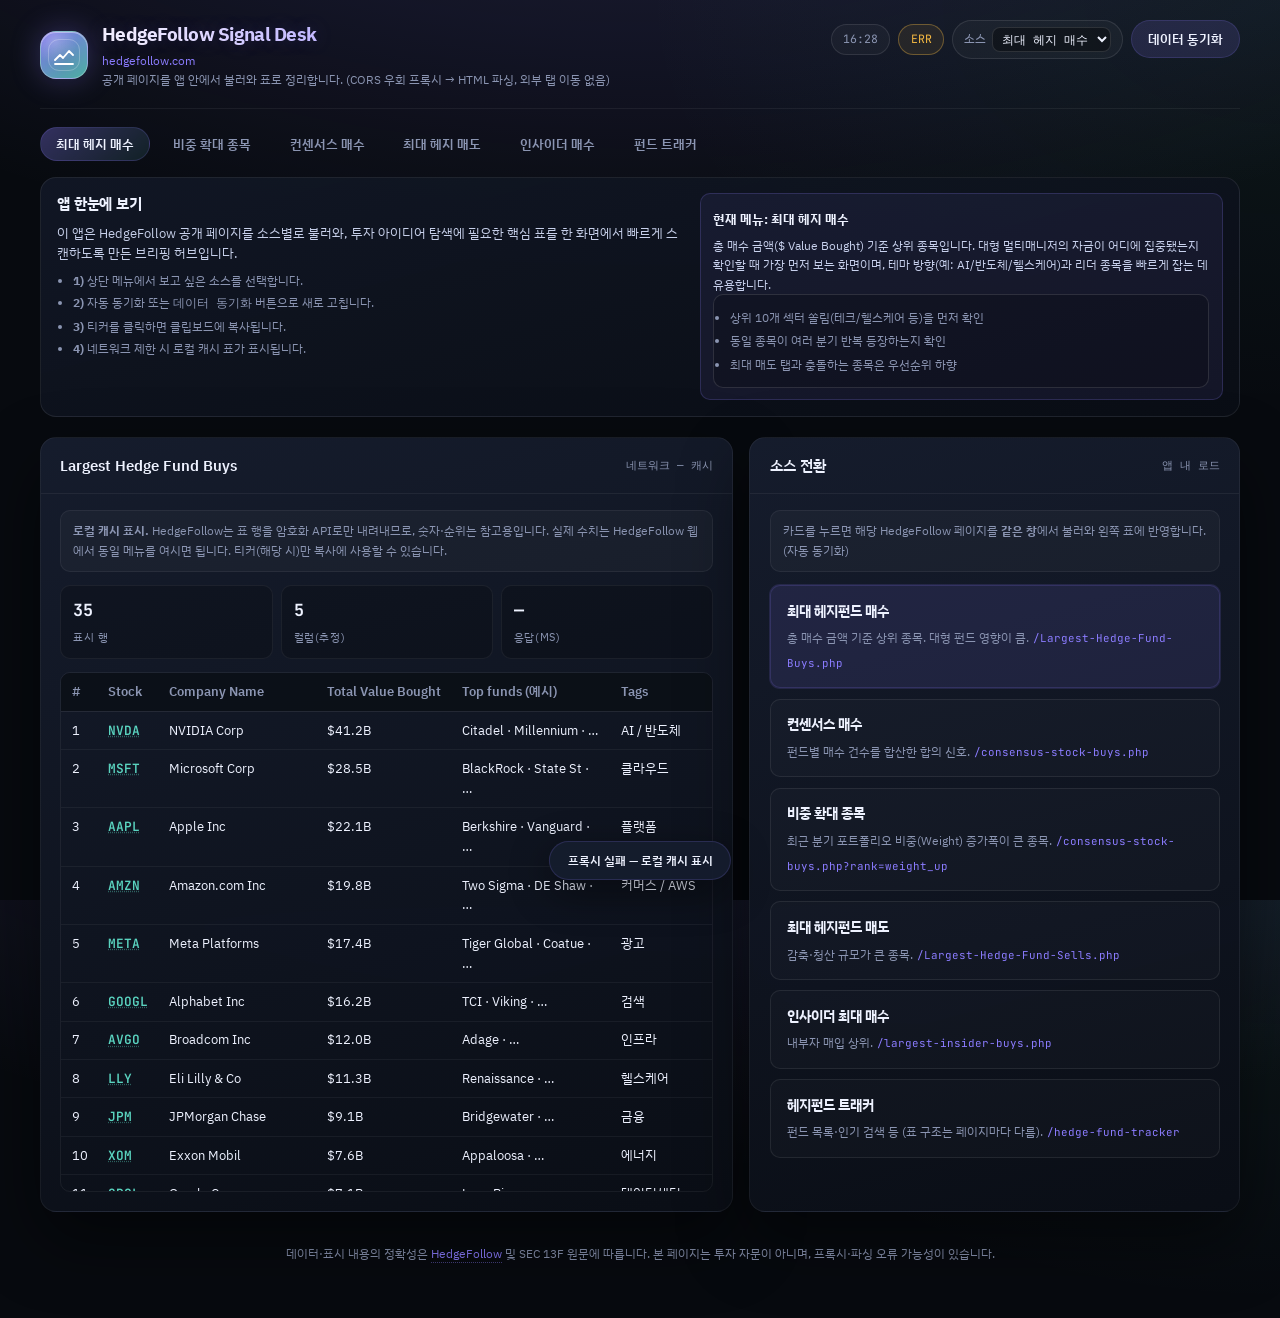
<file: index.html>
<!DOCTYPE html>
<html lang="ko">
<head>
  <meta charset="UTF-8" />
  <meta name="viewport" content="width=device-width, initial-scale=1.0" />
  <title>HedgeFollow Command — 13F 인사이트 허브</title>
  <link rel="preconnect" href="https://fonts.googleapis.com" />
  <link rel="preconnect" href="https://fonts.gstatic.com" crossorigin />
  <link href="https://fonts.googleapis.com/css2?family=IBM+Plex+Sans+KR:wght@400;500;600;700&family=JetBrains+Mono:wght@400;500&display=swap" rel="stylesheet" />
  <style>
    :root {
      --bg: #070a0f;
      --bg-elevated: #0c1018;
      --surface: #121826;
      --surface-2: #161d2e;
      --border: rgba(124, 110, 227, 0.2);
      --text: #eef2ff;
      --muted: #8b95b2;
      --accent: #8b7cff;
      --accent-2: #5ad4c0;
      --accent-soft: rgba(139, 124, 255, 0.14);
      --up: #3ee8c7;
      --down: #ff5c6c;
      --warn: #f5b942;
      --glow: rgba(139, 124, 255, 0.35);
      --radius: 16px;
      --radius-sm: 10px;
      --font: "IBM Plex Sans KR", system-ui, sans-serif;
      --mono: "JetBrains Mono", ui-monospace, monospace;
    }

    * { box-sizing: border-box; }
    html, body { height: 100%; }
    body {
      margin: 0;
      font-family: var(--font);
      background: var(--bg);
      color: var(--text);
      line-height: 1.55;
      background-image:
        radial-gradient(ellipse 85% 55% at 50% -25%, rgba(139, 124, 255, 0.2), transparent),
        radial-gradient(ellipse 50% 45% at 100% 0%, rgba(90, 212, 192, 0.07), transparent);
      min-height: 100dvh;
    }

    .shell { max-width: 1240px; margin: 0 auto; padding: 1.25rem 1.25rem 2.75rem; }

    header.top {
      display: flex;
      flex-wrap: wrap;
      align-items: flex-start;
      justify-content: space-between;
      gap: 1rem;
      padding-bottom: 1.2rem;
      border-bottom: 1px solid rgba(255, 255, 255, 0.06);
    }

    .brand { display: flex; align-items: center; gap: 0.85rem; }
    .brand__mark {
      width: 48px;
      height: 48px;
      border-radius: 16px;
      position: relative;
      display: grid;
      place-items: center;
      background:
        radial-gradient(circle at 30% 20%, rgba(255, 255, 255, 0.24), rgba(255, 255, 255, 0) 46%),
        linear-gradient(145deg, rgba(139, 124, 255, 0.92), rgba(90, 212, 192, 0.82));
      border: 1px solid rgba(255, 255, 255, 0.28);
      box-shadow:
        0 0 30px rgba(139, 124, 255, 0.3),
        inset 0 1px 0 rgba(255, 255, 255, 0.4);
    }
    .brand__mark::after {
      content: "";
      position: absolute;
      inset: 7px;
      border-radius: 11px;
      border: 1px solid rgba(255, 255, 255, 0.36);
      opacity: 0.7;
    }
    .brand__mark svg {
      width: 24px;
      height: 24px;
      color: #ffffff;
      filter: drop-shadow(0 2px 8px rgba(0, 0, 0, 0.28));
      z-index: 1;
    }
    .brand__text h1 {
      margin: 0;
      font-size: 1.18rem;
      font-weight: 700;
      letter-spacing: -0.025em;
      background: linear-gradient(90deg, #f7f3ff 5%, #b8adff 52%, #7be3cf 100%);
      -webkit-background-clip: text;
      background-clip: text;
      color: transparent;
      text-shadow: 0 0 20px rgba(139, 124, 255, 0.22);
    }
    .brand__text span {
      display: block;
      font-size: 0.74rem;
      color: var(--muted);
      margin-top: 0.2rem;
      max-width: 36rem;
    }

    .header-actions {
      display: flex;
      flex-wrap: wrap;
      align-items: center;
      gap: 0.5rem;
      justify-content: flex-end;
    }

    .pill {
      font-size: 0.72rem;
      padding: 0.35rem 0.7rem;
      border-radius: 999px;
      border: 1px solid rgba(255, 255, 255, 0.1);
      color: var(--muted);
      background: rgba(255, 255, 255, 0.03);
      font-family: var(--mono);
    }
    .pill--ok { color: var(--up); border-color: rgba(62, 232, 199, 0.35); background: rgba(62, 232, 199, 0.08); }
    .pill--warn { color: var(--warn); border-color: rgba(245, 185, 66, 0.35); background: rgba(245, 185, 66, 0.08); }

    .btn {
      font-family: inherit;
      font-size: 0.8rem;
      font-weight: 600;
      padding: 0.55rem 1rem;
      border-radius: 999px;
      border: 1px solid var(--border);
      cursor: pointer;
      color: var(--text);
      background: var(--accent-soft);
      transition: transform 0.12s, box-shadow 0.2s, background 0.2s, opacity 0.2s;
    }
    .btn:hover:not(:disabled) {
      background: rgba(139, 124, 255, 0.24);
      box-shadow: 0 0 22px rgba(139, 124, 255, 0.18);
    }
    .btn:active:not(:disabled) { transform: scale(0.98); }
    .btn:disabled { opacity: 0.45; cursor: not-allowed; }
    .btn--ghost {
      background: transparent;
      border-color: rgba(255, 255, 255, 0.12);
      color: var(--muted);
    }
    .btn--ghost:hover:not(:disabled) { color: var(--text); border-color: rgba(255, 255, 255, 0.22); }

    nav.sub {
      display: flex;
      flex-wrap: wrap;
      gap: 0.4rem;
      margin-top: 1.1rem;
    }
    nav.sub button {
      font-family: inherit;
      font-size: 0.82rem;
      font-weight: 600;
      color: var(--muted);
      padding: 0.45rem 0.95rem;
      border-radius: 999px;
      border: 1px solid transparent;
      background: transparent;
      cursor: pointer;
      transition: color 0.15s, background 0.15s, border-color 0.15s;
    }
    nav.sub button:hover { color: var(--text); background: rgba(255, 255, 255, 0.05); }
    nav.sub button[aria-current="true"] {
      color: var(--text);
      border-color: var(--border);
      background: linear-gradient(135deg, rgba(139, 124, 255, 0.32), rgba(90, 212, 192, 0.1));
    }

    .guide {
      margin-top: 1rem;
      padding: 0.95rem 1rem;
      border-radius: var(--radius);
      border: 1px solid rgba(255, 255, 255, 0.08);
      background: linear-gradient(165deg, rgba(18, 24, 38, 0.92), rgba(10, 14, 22, 0.96));
      display: grid;
      grid-template-columns: 1.2fr 1fr;
      gap: 0.9rem;
    }
    @media (max-width: 900px) {
      .guide { grid-template-columns: 1fr; }
    }
    .guide h3 {
      margin: 0 0 0.4rem;
      font-size: 0.92rem;
      font-weight: 700;
      letter-spacing: -0.01em;
    }
    .guide p {
      margin: 0.2rem 0 0.45rem;
      color: #c7d0ea;
      font-size: 0.8rem;
      line-height: 1.6;
    }
    .guide ul {
      margin: 0;
      padding-left: 1rem;
      color: var(--muted);
      font-size: 0.76rem;
      line-height: 1.65;
    }
    .guide li { margin: 0.15rem 0; }
    .guide__menu {
      border-radius: var(--radius-sm);
      padding: 0.7rem 0.8rem;
      background: rgba(139, 124, 255, 0.08);
      border: 1px solid rgba(139, 124, 255, 0.2);
    }
    .guide__menu b {
      color: var(--text);
      font-size: 0.84rem;
    }
    .guide__menu .mini {
      display: block;
      margin-top: 0.35rem;
      color: #c8d1ed;
      font-size: 0.76rem;
      line-height: 1.6;
    }
    .guide__checks {
      margin: 0.55rem 0 0;
      padding: 0.55rem 0.65rem 0.55rem 1.2rem;
      border-radius: 10px;
      border: 1px solid rgba(255, 255, 255, 0.12);
      background: rgba(0, 0, 0, 0.2);
      color: #d3dcf6;
      font-size: 0.75rem;
      line-height: 1.55;
    }
    .guide__checks li { margin: 0.22rem 0; }

    .grid-hero {
      display: grid;
      grid-template-columns: repeat(12, 1fr);
      gap: 1rem;
      margin-top: 1.25rem;
    }
    @media (max-width: 900px) { .grid-hero { grid-template-columns: 1fr; } }

    .panel {
      grid-column: span 7;
      border-radius: var(--radius);
      background: linear-gradient(165deg, rgba(22, 29, 46, 0.96), rgba(10, 14, 22, 0.98));
      border: 1px solid rgba(255, 255, 255, 0.06);
      box-shadow: 0 28px 70px rgba(0, 0, 0, 0.48);
      overflow: hidden;
      backdrop-filter: blur(14px);
    }
    .panel--side { grid-column: span 5; }
    @media (max-width: 900px) {
      .panel, .panel--side { grid-column: span 1; }
    }

    .panel__head {
      display: flex;
      flex-wrap: wrap;
      align-items: center;
      justify-content: space-between;
      gap: 0.75rem;
      padding: 1rem 1.2rem;
      border-bottom: 1px solid rgba(255, 255, 255, 0.06);
    }
    .panel__head h2 { margin: 0; font-size: 0.95rem; font-weight: 600; }
    .panel__meta { font-family: var(--mono); font-size: 0.68rem; color: var(--muted); }

    .panel__body { padding: 1rem 1.2rem 1.15rem; }

    .hint {
      font-size: 0.78rem;
      color: var(--muted);
      margin: 0 0 0.85rem;
      padding: 0.65rem 0.75rem;
      border-radius: var(--radius-sm);
      background: rgba(255, 255, 255, 0.03);
      border: 1px solid rgba(255, 255, 255, 0.06);
    }

    .table-wrap {
      overflow: auto;
      max-height: min(58vh, 520px);
      border-radius: var(--radius-sm);
      border: 1px solid rgba(255, 255, 255, 0.06);
    }
    table.data {
      width: 100%;
      border-collapse: collapse;
      font-size: 0.8rem;
    }
    table.data thead th {
      position: sticky;
      top: 0;
      z-index: 1;
      text-align: left;
      padding: 0.55rem 0.65rem;
      font-weight: 600;
      color: var(--muted);
      background: rgba(12, 16, 24, 0.95);
      border-bottom: 1px solid rgba(255, 255, 255, 0.08);
      white-space: nowrap;
    }
    table.data tbody td {
      padding: 0.55rem 0.65rem;
      border-bottom: 1px solid rgba(255, 255, 255, 0.05);
      vertical-align: top;
    }
    table.data tbody tr:hover td { background: rgba(139, 124, 255, 0.06); }
    .sym {
      font-family: var(--mono);
      font-weight: 600;
      color: var(--accent-2);
      letter-spacing: 0.02em;
    }
    .sym button {
      font: inherit;
      color: inherit;
      background: none;
      border: none;
      padding: 0;
      cursor: pointer;
      text-decoration: underline dotted rgba(90, 212, 192, 0.4);
    }
    .muted { color: var(--muted); font-size: 0.76rem; }

    .skeleton {
      display: grid;
      gap: 0.45rem;
      padding: 0.25rem 0;
    }
    .sk-row {
      height: 12px;
      border-radius: 6px;
      background: linear-gradient(90deg, rgba(255,255,255,0.04), rgba(255,255,255,0.09), rgba(255,255,255,0.04));
      background-size: 200% 100%;
      animation: sk 1.1s ease-in-out infinite;
    }
    .sk-row:nth-child(2n) { width: 92%; }
    .sk-row:nth-child(3n) { width: 78%; }
    @keyframes sk {
      0% { background-position: 200% 0; }
      100% { background-position: -200% 0; }
    }

    .link-cards {
      display: grid;
      gap: 0.65rem;
    }
    .link-card {
      display: block;
      width: 100%;
      text-align: left;
      text-decoration: none;
      color: inherit;
      padding: 0.85rem 1rem;
      border-radius: var(--radius-sm);
      border: 1px solid rgba(255, 255, 255, 0.08);
      background: rgba(255, 255, 255, 0.02);
      font: inherit;
      cursor: pointer;
      transition: border-color 0.2s, transform 0.12s, background 0.2s;
    }
    .link-card:hover {
      border-color: var(--border);
      background: rgba(139, 124, 255, 0.08);
      transform: translateY(-1px);
    }
    .link-card.is-active {
      border-color: var(--border);
      background: rgba(139, 124, 255, 0.12);
      box-shadow: 0 0 0 1px rgba(139, 124, 255, 0.15);
    }
    .link-card strong {
      display: block;
      font-size: 0.86rem;
      margin-bottom: 0.2rem;
    }
    .link-card span {
      font-size: 0.72rem;
      color: var(--muted);
      line-height: 1.45;
    }
    .link-card .go {
      margin-top: 0.45rem;
      font-size: 0.68rem;
      font-family: var(--mono);
      color: var(--accent);
    }

    .stats {
      display: grid;
      grid-template-columns: repeat(3, 1fr);
      gap: 0.5rem;
      margin-bottom: 0.85rem;
    }
    @media (max-width: 520px) { .stats { grid-template-columns: 1fr; } }
    .stat {
      padding: 0.65rem 0.75rem;
      border-radius: var(--radius-sm);
      border: 1px solid rgba(255, 255, 255, 0.06);
      background: rgba(0, 0, 0, 0.2);
    }
    .stat b { display: block; font-size: 1.05rem; font-family: var(--mono); }
    .stat span { font-size: 0.68rem; color: var(--muted); text-transform: uppercase; letter-spacing: 0.06em; }

    .toast {
      position: fixed;
      bottom: 1.25rem;
      left: 50%;
      transform: translateX(-50%) translateY(120%);
      z-index: 50;
      padding: 0.55rem 1.1rem;
      border-radius: 999px;
      font-size: 0.78rem;
      font-weight: 600;
      background: rgba(22, 29, 46, 0.95);
      border: 1px solid var(--border);
      color: var(--text);
      box-shadow: 0 12px 40px rgba(0, 0, 0, 0.45);
      transition: transform 0.35s cubic-bezier(0.22, 1, 0.36, 1);
      pointer-events: none;
    }
    .toast.is-on { transform: translateX(-50%) translateY(0); }

    .foot {
      margin-top: 2rem;
      font-size: 0.72rem;
      color: var(--muted);
      text-align: center;
      line-height: 1.65;
    }
    .foot .src {
      color: var(--accent);
      cursor: help;
      border-bottom: 1px dotted rgba(139, 124, 255, 0.45);
    }

    .sr-only {
      position: absolute; width: 1px; height: 1px; padding: 0; margin: -1px;
      overflow: hidden; clip: rect(0,0,0,0); white-space: nowrap; border: 0;
    }
  </style>
</head>
<body>
  <div class="shell">
    <header class="top">
      <div class="brand">
        <div class="brand__mark" aria-hidden="true">
          <svg viewBox="0 0 24 24" fill="none" stroke="currentColor" stroke-width="1.8" stroke-linecap="round" stroke-linejoin="round">
            <path d="M3 17l5-5 3 3 6-7 4 4" />
            <path d="M3 21h18" />
          </svg>
        </div>
        <div class="brand__text">
          <h1>HedgeFollow Signal Desk</h1>
          <span>
            <span style="color:var(--accent)">hedgefollow.com</span>
            공개 페이지를 앱 안에서 불러와 표로 정리합니다. (CORS 우회 프록시 → HTML 파싱, 외부 탭 이동 없음)
          </span>
        </div>
      </div>
      <div class="header-actions">
        <span class="pill" id="clock">--:--</span>
        <span class="pill pill--warn" id="netPill">NET</span>
        <label class="pill" style="display:flex;align-items:center;gap:0.35rem;margin:0">
          <span style="font-family:var(--font);text-transform:none;letter-spacing:0">소스</span>
          <select id="sourceSelect" style="font:inherit;font-size:0.72rem;background:rgba(0,0,0,.35);color:var(--text);border:1px solid rgba(255,255,255,.12);border-radius:8px;padding:0.2rem 0.35rem">
            <option value="buys">최대 헤지 매수</option>
            <option value="weightup">비중 확대 종목</option>
            <option value="consensus">컨센서스 매수</option>
            <option value="sells">최대 헤지 매도</option>
            <option value="insider">인사이더 매수</option>
            <option value="tracker">펀드 트래커</option>
          </select>
        </label>
        <button type="button" class="btn" id="btnSync">데이터 동기화</button>
        <button type="button" class="btn btn--ghost" id="btnAbort" hidden>중단</button>
      </div>
    </header>

    <nav class="sub" id="navSources" aria-label="데이터 소스">
      <button type="button" data-source="buys" aria-current="true">최대 헤지 매수</button>
      <button type="button" data-source="weightup">비중 확대 종목</button>
      <button type="button" data-source="consensus">컨센서스 매수</button>
      <button type="button" data-source="sells">최대 헤지 매도</button>
      <button type="button" data-source="insider">인사이더 매수</button>
      <button type="button" data-source="tracker">펀드 트래커</button>
    </nav>

    <section class="guide" aria-label="앱 사용 가이드">
      <div>
        <h3>앱 한눈에 보기</h3>
        <p>
          이 앱은 HedgeFollow 공개 페이지를 소스별로 불러와, 투자 아이디어 탐색에 필요한 핵심 표를 한 화면에서 빠르게 스캔하도록 만든 브리핑 허브입니다.
        </p>
        <ul>
          <li><strong>1)</strong> 상단 메뉴에서 보고 싶은 소스를 선택합니다.</li>
          <li><strong>2)</strong> 자동 동기화 또는 <code>데이터 동기화</code> 버튼으로 새로 고칩니다.</li>
          <li><strong>3)</strong> 티커를 클릭하면 클립보드에 복사됩니다.</li>
          <li><strong>4)</strong> 네트워크 제한 시 로컬 캐시 표가 표시됩니다.</li>
        </ul>
      </div>
      <div class="guide__menu">
        <b>현재 메뉴: <span id="currentSourceName">최대 헤지 매수</span></b>
        <span class="mini" id="currentSourceDesc">
          총 매수 금액 기준 상위 종목을 보여줍니다. 대형 펀드의 영향이 큰 편이라 방향성 확인용으로 유용합니다.
        </span>
        <ul class="guide__checks" id="currentSourceChecks">
          <li>상위 10개에서 섹터가 한쪽으로 쏠리는지 먼저 확인</li>
          <li>연속 분기 등장 종목인지 체크해 단기/중기 신호 구분</li>
          <li>매도/인사이더 탭과 교차해 신호 충돌 여부 점검</li>
        </ul>
      </div>
    </section>

    <div class="grid-hero" id="view-buys">
      <section class="panel" aria-labelledby="tblTitle">
        <div class="panel__head">
          <h2 id="tblTitle">Largest Hedge Fund Buys</h2>
          <span class="panel__meta" id="syncMeta">동기화 전</span>
        </div>
        <div class="panel__body">
          <p class="hint" id="hintBox">
            <strong>Tip.</strong> HedgeFollow 본표는 <code style="font-size:0.72em">/ggg/web_request.php</code> 암호화 응답 후 JS로만 채워져, 일반 HTML에는 <strong>데이터 행이 없습니다</strong>.
            동기화 시 페이지에서 분기·설명만 읽고, 아래 표는 <strong>소스별 로컬 캐시(동일 열 구조)</strong>로 채웁니다. (프록시: codetabs → allorigins 순)
          </p>
          <div class="stats" aria-live="polite">
            <div class="stat"><b id="stRows">—</b><span>표시 행</span></div>
            <div class="stat"><b id="stCols">—</b><span>컬럼(추정)</span></div>
            <div class="stat"><b id="stMs">—</b><span>응답(ms)</span></div>
          </div>
          <div class="table-wrap" role="region" aria-label="매수 상위 종목 테이블" tabindex="0">
            <table class="data" id="dataTable">
              <thead><tr><th>#</th><th>티커</th><th>열 2</th><th>열 3</th><th>열 4</th></tr></thead>
              <tbody id="tbody">
                <tr><td colspan="5" class="muted" style="padding:1rem">동기화 버튼을 눌러 데이터를 불러오세요.</td></tr>
              </tbody>
            </table>
          </div>
        </div>
      </section>

      <aside class="panel panel--side" aria-label="소스 전환">
        <div class="panel__head">
          <h2>소스 전환</h2>
          <span class="panel__meta">앱 내 로드</span>
        </div>
        <div class="panel__body">
          <p class="hint" style="margin-top:0">
            카드를 누르면 해당 HedgeFollow 페이지를 <strong>같은 창</strong>에서 불러와 왼쪽 표에 반영합니다. (자동 동기화)
          </p>
          <div class="link-cards" id="sourceCards">
            <button type="button" class="link-card is-active" data-source="buys">
              <strong>최대 헤지펀드 매수</strong>
              <span>총 매수 금액 기준 상위 종목. 대형 펀드 영향이 큼.</span>
              <span class="go">/Largest-Hedge-Fund-Buys.php</span>
            </button>
            <button type="button" class="link-card" data-source="consensus">
              <strong>컨센서스 매수</strong>
              <span>펀드별 매수 건수를 합산한 합의 신호.</span>
              <span class="go">/consensus-stock-buys.php</span>
            </button>
            <button type="button" class="link-card" data-source="weightup">
              <strong>비중 확대 종목</strong>
              <span>최근 분기 포트폴리오 비중(Weight) 증가폭이 큰 종목.</span>
              <span class="go">/consensus-stock-buys.php?rank=weight_up</span>
            </button>
            <button type="button" class="link-card" data-source="sells">
              <strong>최대 헤지펀드 매도</strong>
              <span>감축·청산 규모가 큰 종목.</span>
              <span class="go">/Largest-Hedge-Fund-Sells.php</span>
            </button>
            <button type="button" class="link-card" data-source="insider">
              <strong>인사이더 최대 매수</strong>
              <span>내부자 매입 상위.</span>
              <span class="go">/largest-insider-buys.php</span>
            </button>
            <button type="button" class="link-card" data-source="tracker">
              <strong>헤지펀드 트래커</strong>
              <span>펀드 목록·인기 검색 등 (표 구조는 페이지마다 다름).</span>
              <span class="go">/hedge-fund-tracker</span>
            </button>
          </div>
        </div>
      </aside>
    </div>

    <p class="foot">
      데이터·표시 내용의 정확성은 <span class="src" title="원문은 SEC EDGAR 및 각 발표처 기준">HedgeFollow</span> 및 SEC 13F 원문에 따릅니다.
      본 페이지는 투자 자문이 아니며, 프록시·파싱 오류 가능성이 있습니다.
    </p>
  </div>

  <div class="toast" id="toast" role="status" aria-live="polite"></div>

  <script>
    (function () {
      var SOURCES = {
        buys: {
          url: "https://hedgefollow.com/Largest-Hedge-Fund-Buys.php",
          path: "/Largest-Hedge-Fund-Buys.php",
          title: "Largest Hedge Fund Buys",
          tableId: "largest_fund_buys",
          labelKo: "최대 헤지 매수",
          desc: "총 매수 금액($ Value Bought) 기준 상위 종목입니다. 대형 멀티매니저의 자금이 어디에 집중됐는지 확인할 때 가장 먼저 보는 화면이며, 테마 방향(예: AI/반도체/헬스케어)과 리더 종목을 빠르게 잡는 데 유용합니다.",
          checks: [
            "상위 10개 섹터 쏠림(테크/헬스케어 등)을 먼저 확인",
            "동일 종목이 여러 분기 반복 등장하는지 확인",
            "최대 매도 탭과 충돌하는 종목은 우선순위 하향",
          ],
        },
        consensus: {
          url: "https://hedgefollow.com/consensus-stock-buys.php",
          path: "/consensus-stock-buys.php",
          title: "Consensus Stock Buys",
          tableId: "consensus_buys",
          labelKo: "컨센서스 매수",
          desc: "여러 펀드의 매수 건수(특히 Large Buys)를 합산한 합의형 신호입니다. 단일 대형 펀드의 일회성 거래 노이즈를 줄이고, '여러 매니저가 동시에 올린 종목'을 찾을 때 적합합니다.",
          checks: [
            "Large Buys/Total Buys 비율이 함께 높은 종목 우선",
            "시총 대비 거래 혼잡도가 과도한 종목은 주의",
            "비중 확대 탭과 겹치는 종목은 확신도 상향",
          ],
        },
        weightup: {
          url: "https://hedgefollow.com/consensus-stock-buys.php",
          path: "/consensus-stock-buys.php?rank=weight_up",
          title: "Largest Portfolio Weight Increases (Recent Quarter)",
          tableId: "consensus_buys",
          labelKo: "비중 확대 종목",
          desc: "최근 분기 포트폴리오 내 비중 증가폭(Δ Portfolio Weight)이 큰 종목 중심입니다. 단순 신규진입보다 '확신을 갖고 비중을 키운 흔적'을 찾는 탭으로, 아이디어의 강도를 평가할 때 유리합니다.",
          checks: [
            "ΔWeight가 큰데 총 매수 규모도 큰지 동시 확인",
            "단기 급등 후 추격 비중 확대인지 여부 점검",
            "인사이더 매수와 겹치면 가중치 높게 해석",
          ],
        },
        sells: {
          url: "https://hedgefollow.com/Largest-Hedge-Fund-Sells.php",
          path: "/Largest-Hedge-Fund-Sells.php",
          title: "Largest Hedge Fund Sells",
          tableId: "largest_fund_sells",
          labelKo: "최대 헤지 매도",
          desc: "매도 금액 기준 상위 종목입니다. 펀드들의 포지션 축소·리스크오프·차익실현 구간을 읽을 때 참고하며, 기존 관심종목이 이 목록에 반복 등장하면 포지션 점검 신호로 해석할 수 있습니다.",
          checks: [
            "한 분기 일회성인지 2~3분기 연속 매도인지 구분",
            "실적/밸류에이션 이벤트와 매도 시점 연결 확인",
            "매수 탭 상위와 동시에 등장하면 보수적으로 접근",
          ],
        },
        insider: {
          url: "https://hedgefollow.com/largest-insider-buys.php",
          path: "/largest-insider-buys.php",
          title: "Largest Insider Buys",
          tableId: "largest_insider_buys",
          labelKo: "인사이더 매수",
          desc: "임원·이사 등 내부자(Insider)의 대규모 매입을 모아 보는 메뉴입니다. 13F 기반 펀드 매수와 같은 방향이면 신뢰도가 높아지는 경우가 많아, 확신도 교차 검증용으로 활용하기 좋습니다.",
          checks: [
            "CEO/CFO/Director 등 직책별 신호 강도 구분",
            "단일 인사 거래보다 클러스터 매입을 우선",
            "Form 4 다건 반복 여부로 지속성 확인",
          ],
        },
        tracker: {
          url: "https://hedgefollow.com/hedge-fund-tracker",
          path: "/hedge-fund-tracker",
          title: "Hedge Fund Tracker",
          tableId: null,
          labelKo: "펀드 트래커",
          desc: "주요 헤지펀드/기관의 스타일, AUM, 성과를 한 번에 보는 개요 화면입니다. 먼저 팔로우할 매니저 풀을 선별한 뒤, 해당 매니저의 Top Buys/Sells를 이어서 보는 워크플로우에 적합합니다.",
          checks: [
            "스타일(퀀트/매크로/이벤트)별로 매니저 풀 분류",
            "AUM과 회전율이 유사한 매니저끼리 비교",
            "팔로우 대상 5~10개를 고정해 분기별 추적",
          ],
        },
      };

      var STATIC_BUNDLES = {
        buys: {
          headers: ["Stock", "Company Name", "Total Value Bought", "Top funds (예시)", "Tags"],
          rows: [
            ["NVDA", "NVIDIA Corp", "$41.2B", "Citadel · Millennium · …", "AI / 반도체"],
            ["MSFT", "Microsoft Corp", "$28.5B", "BlackRock · State St · …", "클라우드"],
            ["AAPL", "Apple Inc", "$22.1B", "Berkshire · Vanguard · …", "플랫폼"],
            ["AMZN", "Amazon.com Inc", "$19.8B", "Two Sigma · DE Shaw · …", "커머스 / AWS"],
            ["META", "Meta Platforms", "$17.4B", "Tiger Global · Coatue · …", "광고"],
            ["GOOGL", "Alphabet Inc", "$16.2B", "TCI · Viking · …", "검색"],
            ["AVGO", "Broadcom Inc", "$12.0B", "Adage · …", "인프라"],
            ["LLY", "Eli Lilly & Co", "$11.3B", "Renaissance · …", "헬스케어"],
            ["JPM", "JPMorgan Chase", "$9.1B", "Bridgewater · …", "금융"],
            ["XOM", "Exxon Mobil", "$7.6B", "Appaloosa · …", "에너지"],
            ["ORCL", "Oracle Corp", "$7.1B", "Lone Pine · …", "데이터센터"],
            ["AMD", "Advanced Micro Devices", "$6.8B", "Point72 · …", "반도체"],
            ["TSM", "Taiwan Semiconductor", "$6.4B", "Tiger Cubs · …", "파운드리"],
            ["NFLX", "Netflix Inc", "$6.0B", "Viking · …", "미디어"],
            ["COST", "Costco Wholesale", "$5.7B", "D1 · …", "소비재"],
            ["CRM", "Salesforce Inc", "$5.4B", "Coatue · …", "SaaS"],
            ["UBER", "Uber Technologies", "$5.2B", "Altimeter · …", "모빌리티"],
            ["V", "Visa Inc", "$4.9B", "Egerton · …", "결제"],
            ["MA", "Mastercard Inc", "$4.7B", "Akre · …", "결제"],
            ["SHOP", "Shopify Inc", "$4.4B", "Whale Rock · …", "이커머스"],
            ["PLTR", "Palantir Technologies", "$4.0B", "ARK-aligned · …", "데이터 / 국방"],
            ["PANW", "Palo Alto Networks", "$3.8B", "Dragoneer · …", "사이버보안"],
            ["CRWD", "CrowdStrike Holdings", "$3.6B", "SCGE · …", "사이버보안"],
            ["SNOW", "Snowflake Inc", "$3.4B", "Suvretta · …", "데이터 클라우드"],
            ["ADBE", "Adobe Inc", "$3.2B", "GQG · …", "소프트웨어"],
            ["INTU", "Intuit Inc", "$3.0B", "Fisher · …", "핀테크"],
            ["MU", "Micron Technology", "$2.9B", "Balyasny · …", "메모리"],
            ["GE", "GE Aerospace", "$2.7B", "Pershing style · …", "산업재"],
            ["CAT", "Caterpillar Inc", "$2.5B", "Value funds · …", "산업재"],
            ["UNH", "UnitedHealth Group", "$2.3B", "Quality funds · …", "헬스케어"],
            ["NVO", "Novo Nordisk", "$2.2B", "Global L/S · …", "헬스케어"],
            ["PDD", "PDD Holdings", "$2.1B", "Asia tech funds · …", "중국 ADR"],
            ["BABA", "Alibaba Group", "$2.0B", "Macro/Value mix · …", "중국 ADR"],
            ["COIN", "Coinbase Global", "$1.9B", "Growth HF · …", "크립토"],
            ["SMCI", "Super Micro Computer", "$1.8B", "Momentum funds · …", "AI 서버"],
          ],
        },
        weightup: {
          headers: ["Stock", "Company Name", "Δ Portfolio Weight", "Top funds (예시)", "Quarter"],
          rows: [
            ["NVDA", "NVIDIA Corp", "+2.45%p", "Tiger Global · Coatue · …", "최근 분기"],
            ["META", "Meta Platforms", "+1.92%p", "Viking · D1 · …", "최근 분기"],
            ["AMZN", "Amazon.com Inc", "+1.63%p", "Lone Pine · …", "최근 분기"],
            ["MSFT", "Microsoft Corp", "+1.48%p", "Quality funds · …", "최근 분기"],
            ["AVGO", "Broadcom Inc", "+1.31%p", "Growth HF · …", "최근 분기"],
            ["GOOGL", "Alphabet Inc", "+1.22%p", "Tech L/S · …", "최근 분기"],
            ["LLY", "Eli Lilly & Co", "+1.11%p", "Healthcare HF · …", "최근 분기"],
            ["ORCL", "Oracle Corp", "+0.98%p", "Infra funds · …", "최근 분기"],
            ["PANW", "Palo Alto Networks", "+0.91%p", "Cyber funds · …", "최근 분기"],
            ["CRWD", "CrowdStrike Holdings", "+0.87%p", "Cyber funds · …", "최근 분기"],
            ["TSM", "Taiwan Semiconductor", "+0.85%p", "Semis HF · …", "최근 분기"],
            ["MU", "Micron Technology", "+0.79%p", "Semis HF · …", "최근 분기"],
            ["UBER", "Uber Technologies", "+0.74%p", "Consumer growth · …", "최근 분기"],
            ["SHOP", "Shopify Inc", "+0.71%p", "SaaS/Growth · …", "최근 분기"],
            ["PLTR", "Palantir Technologies", "+0.67%p", "Thematic HF · …", "최근 분기"],
            ["NFLX", "Netflix Inc", "+0.64%p", "Media growth · …", "최근 분기"],
            ["COIN", "Coinbase Global", "+0.60%p", "Risk-on funds · …", "최근 분기"],
            ["SMCI", "Super Micro Computer", "+0.58%p", "AI infra funds · …", "최근 분기"],
            ["JPM", "JPMorgan Chase", "+0.52%p", "Financial HF · …", "최근 분기"],
            ["XOM", "Exxon Mobil", "+0.49%p", "Energy HF · …", "최근 분기"],
            ["COST", "Costco Wholesale", "+0.45%p", "Defensive growth · …", "최근 분기"],
            ["UNH", "UnitedHealth Group", "+0.43%p", "Healthcare HF · …", "최근 분기"],
            ["V", "Visa Inc", "+0.41%p", "Quality compounding · …", "최근 분기"],
            ["MA", "Mastercard Inc", "+0.39%p", "Quality compounding · …", "최근 분기"],
            ["CAT", "Caterpillar Inc", "+0.35%p", "Cyclical funds · …", "최근 분기"],
          ],
        },
        consensus: {
          headers: ["Stock", "Company Name", "# Large Buys", "# Buys", "Sector"],
          rows: [
            ["NVDA", "NVIDIA Corp", "62", "184", "Technology"],
            ["MSFT", "Microsoft Corp", "55", "171", "Technology"],
            ["META", "Meta Platforms", "48", "152", "Communication"],
            ["AMZN", "Amazon.com Inc", "44", "148", "Consumer Cyclical"],
            ["GOOGL", "Alphabet Inc", "41", "139", "Communication"],
            ["AAPL", "Apple Inc", "38", "131", "Technology"],
            ["AVGO", "Broadcom Inc", "33", "118", "Technology"],
            ["LLY", "Eli Lilly & Co", "29", "97", "Healthcare"],
            ["NFLX", "Netflix Inc", "26", "88", "Communication"],
            ["AMD", "Advanced Micro Devices", "25", "91", "Technology"],
            ["TSM", "Taiwan Semiconductor", "24", "85", "Technology"],
            ["ORCL", "Oracle Corp", "23", "82", "Technology"],
            ["PANW", "Palo Alto Networks", "22", "79", "Technology"],
            ["CRWD", "CrowdStrike Holdings", "21", "76", "Technology"],
            ["SHOP", "Shopify Inc", "20", "71", "Technology"],
            ["PLTR", "Palantir Technologies", "19", "68", "Technology"],
            ["UBER", "Uber Technologies", "18", "64", "Industrials"],
            ["V", "Visa Inc", "17", "61", "Financial Services"],
            ["MA", "Mastercard Inc", "17", "59", "Financial Services"],
            ["JPM", "JPMorgan Chase", "16", "57", "Financial Services"],
            ["XOM", "Exxon Mobil", "15", "52", "Energy"],
            ["CVX", "Chevron Corp", "15", "49", "Energy"],
            ["UNH", "UnitedHealth Group", "14", "46", "Healthcare"],
            ["NVO", "Novo Nordisk", "14", "45", "Healthcare"],
            ["COST", "Costco Wholesale", "13", "43", "Consumer Defensive"],
            ["WMT", "Walmart Inc", "13", "41", "Consumer Defensive"],
            ["GE", "GE Aerospace", "12", "39", "Industrials"],
            ["CAT", "Caterpillar Inc", "12", "38", "Industrials"],
            ["MU", "Micron Technology", "11", "37", "Technology"],
            ["SMCI", "Super Micro Computer", "11", "35", "Technology"],
            ["PDD", "PDD Holdings", "10", "33", "Consumer Cyclical"],
            ["BABA", "Alibaba Group", "10", "31", "Consumer Cyclical"],
            ["COIN", "Coinbase Global", "9", "29", "Financial Services"],
            ["ADBE", "Adobe Inc", "9", "28", "Technology"],
            ["INTU", "Intuit Inc", "8", "26", "Technology"],
          ],
        },
        sells: {
          headers: ["Stock", "Company Name", "Total Value Sold", "Top sellers (예시)", "Tags"],
          rows: [
            ["AAPL", "Apple Inc", "$18.2B", "Multiple funds", "차익 실현"],
            ["TSLA", "Tesla Inc", "$14.1B", "Renaissance · …", "변동성"],
            ["DIS", "Walt Disney Co", "$9.4B", "Pershing · …", "미디어"],
            ["JNJ", "Johnson & Johnson", "$7.2B", "—", "디펜시브"],
            ["PFE", "Pfizer Inc", "$6.8B", "—", "헬스케어"],
            ["BAC", "Bank of America", "$6.1B", "—", "금융"],
            ["INTC", "Intel Corp", "$5.9B", "—", "반도체"],
            ["CVX", "Chevron Corp", "$5.2B", "—", "에너지"],
            ["NFLX", "Netflix Inc", "$4.9B", "Growth funds", "밸류에이션"],
            ["MRNA", "Moderna Inc", "$4.6B", "Biotech funds", "바이오"],
            ["NKE", "Nike Inc", "$4.3B", "Consumer funds", "소비재"],
            ["PYPL", "PayPal Holdings", "$4.0B", "Fintech funds", "핀테크"],
            ["SNAP", "Snap Inc", "$3.7B", "Tech growth funds", "광고"],
            ["BMY", "Bristol-Myers Squibb", "$3.5B", "Defensive funds", "헬스케어"],
            ["C", "Citigroup Inc", "$3.4B", "Macro funds", "금융"],
            ["WFC", "Wells Fargo", "$3.3B", "Bank funds", "금융"],
            ["T", "AT&T Inc", "$3.1B", "Dividend funds", "통신"],
            ["VZ", "Verizon Communications", "$2.9B", "Dividend funds", "통신"],
            ["UPS", "United Parcel Service", "$2.8B", "Cyclical funds", "물류"],
            ["FDX", "FedEx Corp", "$2.7B", "Cyclical funds", "물류"],
            ["MMM", "3M Co", "$2.6B", "Value funds", "산업재"],
            ["IBM", "IBM Corp", "$2.5B", "Value funds", "IT 서비스"],
            ["GM", "General Motors", "$2.3B", "Auto funds", "자동차"],
            ["F", "Ford Motor", "$2.2B", "Auto funds", "자동차"],
            ["ABNB", "Airbnb Inc", "$2.1B", "Travel funds", "여행"],
            ["UAL", "United Airlines", "$1.9B", "Travel funds", "항공"],
            ["DAL", "Delta Air Lines", "$1.8B", "Travel funds", "항공"],
            ["BIDU", "Baidu Inc", "$1.7B", "China funds", "중국 ADR"],
            ["JD", "JD.com Inc", "$1.6B", "China funds", "중국 ADR"],
            ["ROKU", "Roku Inc", "$1.5B", "Growth funds", "미디어"],
            ["SQ", "Block Inc", "$1.4B", "Fintech funds", "핀테크"],
            ["DOCU", "DocuSign Inc", "$1.3B", "SaaS funds", "소프트웨어"],
          ],
        },
        insider: {
          headers: ["Stock", "Company Name", "Value Bought", "Insider role", "Filing"],
          rows: [
            ["OPEN", "Opendoor Technologies", "$4.2M", "CEO cluster", "Form 4"],
            ["NVDA", "NVIDIA Corp", "$2.8M", "Director", "Form 4"],
            ["META", "Meta Platforms", "$1.9M", "COO", "Form 4"],
            ["NFLX", "Netflix Inc", "$1.4M", "CFO", "Form 4"],
            ["SHOP", "Shopify Inc", "$1.1M", "Director", "Form 4"],
            ["PLTR", "Palantir Tech", "$0.95M", "President", "Form 4"],
            ["TSLA", "Tesla Inc", "$0.90M", "Director", "Form 4"],
            ["MSFT", "Microsoft Corp", "$0.86M", "Director", "Form 4"],
            ["AMZN", "Amazon.com Inc", "$0.84M", "SVP", "Form 4"],
            ["GOOGL", "Alphabet Inc", "$0.81M", "Director", "Form 4"],
            ["ORCL", "Oracle Corp", "$0.78M", "CEO", "Form 4"],
            ["AVGO", "Broadcom Inc", "$0.74M", "Director", "Form 4"],
            ["CRM", "Salesforce Inc", "$0.70M", "Co-CEO", "Form 4"],
            ["UBER", "Uber Technologies", "$0.66M", "CFO", "Form 4"],
            ["COIN", "Coinbase Global", "$0.63M", "Director", "Form 4"],
            ["AMD", "Advanced Micro Devices", "$0.60M", "Director", "Form 4"],
            ["PANW", "Palo Alto Networks", "$0.57M", "Director", "Form 4"],
            ["CRWD", "CrowdStrike Holdings", "$0.55M", "Director", "Form 4"],
            ["SMCI", "Super Micro Computer", "$0.52M", "CEO", "Form 4"],
            ["MU", "Micron Technology", "$0.49M", "EVP", "Form 4"],
            ["INTU", "Intuit Inc", "$0.45M", "Director", "Form 4"],
            ["ADBE", "Adobe Inc", "$0.43M", "Director", "Form 4"],
            ["V", "Visa Inc", "$0.40M", "Director", "Form 4"],
            ["MA", "Mastercard Inc", "$0.39M", "Director", "Form 4"],
            ["UNH", "UnitedHealth Group", "$0.36M", "Director", "Form 4"],
            ["JPM", "JPMorgan Chase", "$0.34M", "Director", "Form 4"],
            ["XOM", "Exxon Mobil", "$0.31M", "Director", "Form 4"],
            ["CVX", "Chevron Corp", "$0.29M", "Director", "Form 4"],
            ["COST", "Costco Wholesale", "$0.27M", "Director", "Form 4"],
            ["WMT", "Walmart Inc", "$0.25M", "Director", "Form 4"],
          ],
        },
        tracker: {
          headers: ["Fund", "Style", "AUM (예시)", "3Y perf", "Note"],
          rows: [
            ["Citadel", "Multi-strat", "$62B", "+12.4%", "인기 트래커"],
            ["Millennium", "Multi-strat", "$58B", "+9.8%", "인기 트래커"],
            ["Bridgewater", "Macro", "$126B", "+4.1%", "인기 트래커"],
            ["Renaissance", "Quant", "$130B", "+11.2%", "인기 트래커"],
            ["Two Sigma", "Quant", "$60B", "+8.5%", "인기 트래커"],
            ["DE Shaw", "Multi-strat", "$55B", "+10.1%", "인기 트래커"],
            ["Viking Global", "L/S Equity", "$48B", "+14.3%", "인기 트래커"],
            ["Tiger Global", "Growth", "$35B", "+6.2%", "인기 트래커"],
            ["Point72", "Multi-PM", "$34B", "+9.1%", "인기 트래커"],
            ["Balyasny", "Multi-strat", "$23B", "+8.2%", "인기 트래커"],
            ["Schonfeld", "Multi-strat", "$14B", "+7.4%", "인기 트래커"],
            ["Citadel Global Fixed Income", "Macro/FICC", "$28B", "+6.9%", "FICC 노출"],
            ["Elliott Management", "Event-driven", "$65B", "+10.6%", "액티비즘"],
            ["Pershing Square", "Concentrated L/S", "$17B", "+15.8%", "집중 포트"],
            ["Appaloosa", "Event-driven", "$9B", "+8.0%", "리스크온"],
            ["Third Point", "Event-driven", "$14B", "+9.5%", "하이브리드"],
            ["Lone Pine", "L/S Equity", "$18B", "+7.2%", "성장주"],
            ["Coatue", "Tech L/S", "$29B", "+11.0%", "테크 집중"],
            ["Whale Rock", "Growth Equity", "$13B", "+10.3%", "미디어/소프트웨어"],
            ["D1 Capital", "Growth L/S", "$20B", "+9.7%", "메가캡 중심"],
            ["Baupost", "Value", "$11B", "+5.9%", "딥밸류"],
            ["Farallon", "Event-driven", "$37B", "+6.8%", "크레딧 병행"],
            ["AQR", "Systematic", "$105B", "+5.2%", "퀀트 팩터"],
            ["Man Group", "Systematic/Multi", "$160B", "+6.0%", "글로벌 매니저"],
            ["Winton", "Systematic", "$18B", "+4.7%", "트렌드 팔로잉"],
            ["Marshall Wace", "L/S Equity", "$67B", "+8.7%", "유럽 강점"],
            ["BlueCrest", "Macro", "$45B", "+12.1%", "매크로 재부상"],
            ["Moore Capital", "Macro", "$15B", "+6.4%", "매크로"],
            ["Soros Fund", "Global Macro", "$25B", "+7.8%", "패밀리오피스형"],
            ["Duquesne", "Macro", "$11B", "+9.4%", "퀀트+매크로"],
            ["ExodusPoint", "Multi-strat", "$12B", "+7.1%", "신흥 멀티매니저"],
            ["Verition", "Multi-strat", "$10B", "+7.6%", "상대가치"],
            ["Capula", "Fixed Income Relative Value", "$34B", "+5.4%", "금리전략"],
          ],
        },
      };

      var tbody = document.getElementById("tbody");
      var theadRow = document.querySelector("#dataTable thead tr");
      var syncMeta = document.getElementById("syncMeta");
      var stRows = document.getElementById("stRows");
      var stCols = document.getElementById("stCols");
      var stMs = document.getElementById("stMs");
      var btnSync = document.getElementById("btnSync");
      var sourceSelect = document.getElementById("sourceSelect");
      var tblTitle = document.getElementById("tblTitle");
      var btnAbort = document.getElementById("btnAbort");
      var netPill = document.getElementById("netPill");
      var toast = document.getElementById("toast");
      var hintBox = document.getElementById("hintBox");
      var navSources = document.getElementById("navSources");
      var sourceCards = document.getElementById("sourceCards");
      var currentSourceName = document.getElementById("currentSourceName");
      var currentSourceDesc = document.getElementById("currentSourceDesc");
      var currentSourceChecks = document.getElementById("currentSourceChecks");

      var controller = null;
      var currentKey = "buys";

      function pad(n) { return String(n).padStart(2, "0"); }
      function tick() {
        var d = new Date();
        document.getElementById("clock").textContent = pad(d.getHours()) + ":" + pad(d.getMinutes());
      }
      tick();
      setInterval(tick, 15000);

      function showToast(msg) {
        toast.textContent = msg;
        toast.classList.add("is-on");
        clearTimeout(showToast._t);
        showToast._t = setTimeout(function () { toast.classList.remove("is-on"); }, 2200);
      }

      function escapeHtml(s) {
        return String(s)
          .replace(/&/g, "&amp;")
          .replace(/</g, "&lt;")
          .replace(/>/g, "&gt;")
          .replace(/"/g, "&quot;");
      }

      function looksLikeTicker(s) {
        if (!s) return false;
        s = s.trim();
        if (s.length < 1 || s.length > 6) return false;
        return /^[A-Z0-9.\-^]+$/.test(s);
      }

      function cellText(td) {
        var a = td.querySelector("a");
        var t = (a ? a.textContent : td.textContent) || "";
        return t.replace(/\s+/g, " ").trim();
      }

      function pickTicker(cells) {
        for (var i = 0; i < Math.min(4, cells.length); i++) {
          var t = cellText(cells[i]);
          if (looksLikeTicker(t)) return { idx: i, sym: t };
        }
        return { idx: 0, sym: looksLikeTicker(cellText(cells[0])) ? cellText(cells[0]) : "—" };
      }

      function extractRowsFromTable(tb) {
        var headerTr = null;
        Array.prototype.some.call(tb.querySelectorAll("tr"), function (tr) {
          if (tr.querySelector("th")) {
            headerTr = tr;
            return true;
          }
          return false;
        });
        var headers = [];
        if (headerTr) {
          Array.prototype.forEach.call(headerTr.querySelectorAll("th"), function (th) {
            headers.push((th.textContent || "").replace(/\s+/g, " ").trim().slice(0, 32));
          });
        }
        var bodyRows = [];
        var rowSelector = tb.querySelector("tbody") ? tb.querySelectorAll("tbody tr") : tb.querySelectorAll("tr");
        Array.prototype.forEach.call(rowSelector, function (tr) {
          var tds = tr.querySelectorAll("td");
          if (tds.length < 2) return;
          var cells = Array.prototype.map.call(tds, function (td) { return cellText(td); });
          var pick = pickTicker(Array.prototype.slice.call(tds));
          if (pick.sym === "—" && cells.join("").length < 3) return;
          bodyRows.push({ cells: cells, sym: pick.sym });
        });
        return { rows: bodyRows.slice(0, 80), headers: headers };
      }

      function parseTable(html, preferredTableId) {
        var doc = new DOMParser().parseFromString(html, "text/html");
        if (preferredTableId) {
          var pref = doc.getElementById(preferredTableId);
          if (pref) {
            var er = extractRowsFromTable(pref);
            if (er.rows.length >= 2) return er;
          }
        }
        var tables = Array.prototype.slice.call(doc.querySelectorAll("table.dataTable, table"));
        var best = null;
        var bestScore = 0;
        tables.forEach(function (tb) {
          var er = extractRowsFromTable(tb);
          var score = er.rows.length * 10;
          if (tb.querySelector("a[href*='symbol'], a[href*='/stocks/']")) score += 5;
          if (score > bestScore && er.rows.length >= 1) {
            bestScore = score;
            best = tb;
          }
        });
        if (!best) return { rows: [], headers: [] };
        return extractRowsFromTable(best);
      }

      function extractFilingNote(html) {
        var m =
          html.match(/Based on 13F filings for\s*([^<]+)/i) ||
          html.match(/13F filings for\s*([^<]+)/i) ||
          html.match(/class=\"lastUpdated\"[^>]*>([^<]+)/i);
        return m ? m[1].replace(/\s+/g, " ").trim() : null;
      }

      function bundleToParsed(key) {
        var b = STATIC_BUNDLES[key] || STATIC_BUNDLES.buys;
        return {
          rows: b.rows.map(function (r) {
            return { cells: r.slice(), sym: r[0] };
          }),
          headers: b.headers.slice(),
        };
      }

      async function fetchProxied(targetUrl, signal) {
        var enc = encodeURIComponent(targetUrl);
        var urls = [
          "https://api.codetabs.com/v1/proxy/?quest=" + enc,
          "https://api.allorigins.win/get?url=" + enc,
          "https://api.allorigins.win/raw?url=" + enc,
        ];
        var lastErr = null;
        for (var i = 0; i < urls.length; i++) {
          try {
            var res = await fetch(urls[i], { signal: signal, cache: "no-store" });
            if (!res.ok) continue;
            if (urls[i].indexOf("/get?url=") !== -1) {
              var j = await res.json();
              if (j && j.contents) return String(j.contents);
            } else {
              var t = await res.text();
              if (t && t.length > 500 && t.indexOf("Bad request") === -1) return t;
            }
          } catch (e) {
            lastErr = e;
          }
        }
        throw lastErr || new Error("fetch failed");
      }

      function render(parsed, ms, mode, dataKind, filingNote) {
        dataKind = dataKind || "cache";
        var rows = parsed.rows;
        if (!rows.length) {
          theadRow.innerHTML = "<th>#</th><th>내용</th>";
          tbody.innerHTML = "<tr><td colspan=\"2\" class=\"muted\" style=\"padding:1rem\">데이터가 없습니다. 동기화를 다시 시도해 주세요.</td></tr>";
          stRows.textContent = "0";
          stCols.textContent = "—";
          stMs.textContent = ms != null ? String(ms) : "—";
          syncMeta.textContent = mode || "empty";
          hintBox.innerHTML = "<strong>오류</strong> 로컬 캐시도 비어 있습니다.";
          return;
        }

        var maxC = 0;
        rows.forEach(function (r) { maxC = Math.max(maxC, r.cells.length); });
        var showCols = Math.min(Math.max(maxC, 2), 8);
        var ths = "<th>#</th>";
        for (var h = 0; h < showCols; h++) {
          ths += "<th>" + escapeHtml(parsed.headers[h] || "열 " + (h + 1)) + "</th>";
        }
        theadRow.innerHTML = ths;

        tbody.innerHTML = "";
        rows.forEach(function (r, i) {
          var tr = document.createElement("tr");
          var tds = "<td>" + (i + 1) + "</td>";
          for (var c = 0; c < showCols; c++) {
            var val = r.cells[c] != null ? r.cells[c] : "";
            var symClass = looksLikeTicker(val) ? " sym" : "";
            var inner = looksLikeTicker(val)
              ? "<button type=\"button\" data-sym=\"" + escapeHtml(val) + "\">" + escapeHtml(val) + "</button>"
              : escapeHtml(val.length > 120 ? val.slice(0, 117) + "…" : val);
            tds += "<td" + (symClass ? " class=\"sym\"" : "") + ">" + inner + "</td>";
          }
          tr.innerHTML = tds;
          tbody.appendChild(tr);
        });

        stRows.textContent = String(rows.length);
        stCols.textContent = String(showCols);
        stMs.textContent = ms != null ? String(ms) : "—";
        syncMeta.textContent = mode || "OK";

        var filingLine = filingNote
          ? " 페이지 기준: <strong>" + escapeHtml(filingNote) + "</strong>. "
          : " ";
        if (dataKind === "live") {
          hintBox.innerHTML =
            "<strong>HTML에서 표 파싱 성공.</strong>" +
            filingLine +
            "티커 셀을 누르면 복사됩니다.";
        } else {
          hintBox.innerHTML =
            "<strong>로컬 캐시 표시.</strong> HedgeFollow는 표 행을 암호화 API로만 내려내므로, 숫자·순위는 참고용입니다." +
            filingLine +
            "실제 수치는 HedgeFollow 웹에서 동일 메뉴를 여시면 됩니다. 티커(해당 시)만 복사에 사용할 수 있습니다.";
        }
      }

      function updateNavCards(key) {
        currentKey = key;
        if (sourceSelect) sourceSelect.value = key;
        if (currentSourceName) currentSourceName.textContent = (SOURCES[key] && SOURCES[key].labelKo) || key;
        if (currentSourceDesc) currentSourceDesc.textContent = (SOURCES[key] && SOURCES[key].desc) || "";
        if (currentSourceChecks) {
          var checks = (SOURCES[key] && SOURCES[key].checks) || [];
          currentSourceChecks.innerHTML = checks
            .slice(0, 3)
            .map(function (x) { return "<li>" + escapeHtml(x) + "</li>"; })
            .join("");
        }
        if (navSources) {
          Array.prototype.forEach.call(navSources.querySelectorAll("button[data-source]"), function (b) {
            b.setAttribute("aria-current", b.getAttribute("data-source") === key ? "true" : "false");
          });
        }
        if (sourceCards) {
          Array.prototype.forEach.call(sourceCards.querySelectorAll(".link-card"), function (c) {
            c.classList.toggle("is-active", c.getAttribute("data-source") === key);
          });
        }
        if (location.hash !== "#" + key) {
          try {
            history.replaceState(null, "", "#" + key);
          } catch (e) {}
        }
      }

      function setSource(key, opts) {
        opts = opts || {};
        if (!SOURCES[key]) key = "buys";
        updateNavCards(key);
        if (opts.autoSync) sync();
      }

      tbody.addEventListener("click", function (e) {
        var btn = e.target.closest("button[data-sym]");
        if (!btn) return;
        var s = btn.getAttribute("data-sym");
        if (navigator.clipboard && navigator.clipboard.writeText) {
          navigator.clipboard.writeText(s).then(function () { showToast(s + " 복사됨"); });
        }
      });

      async function sync() {
        var key = sourceSelect ? sourceSelect.value : currentKey;
        var src = SOURCES[key] || SOURCES.buys;
        updateNavCards(key);
        if (tblTitle) tblTitle.textContent = src.title;
        btnSync.disabled = true;
        btnAbort.hidden = false;
        controller = new AbortController();
        netPill.textContent = "…";
        netPill.className = "pill pill--warn";
        syncMeta.textContent = "로딩… " + (src.path || "");
        tbody.innerHTML = "";
        for (var i = 0; i < 8; i++) {
          var tr = document.createElement("tr");
          tr.innerHTML = "<td colspan=\"5\"><div class=\"skeleton\"><div class=\"sk-row\"></div><div class=\"sk-row\"></div></div></td>";
          tbody.appendChild(tr);
        }

        var t0 = performance.now();
        try {
          var html = await fetchProxied(src.url, controller.signal);
          var ms = Math.round(performance.now() - t0);
          var filing = extractFilingNote(html);
          var parsed = parseTable(html, src.tableId || null);
          var dataKind = "cache";
          var meta = new Date().toLocaleString("ko-KR");
          if (parsed.rows.length >= 2) {
            dataKind = "live";
            meta = "live HTML · " + meta;
          } else {
            parsed = bundleToParsed(key);
            meta = "cache · " + meta;
          }
          netPill.textContent = "OK";
          netPill.className = "pill pill--ok";
          render(parsed, ms, meta, dataKind, filing);
        } catch (err) {
          netPill.textContent = "ERR";
          netPill.className = "pill pill--warn";
          var fallback = bundleToParsed(key);
          render(fallback, null, (err.name === "AbortError" ? "중단" : "오프라인") + " · 캐시", "cache", null);
          syncMeta.textContent = err.name === "AbortError" ? "중단됨" : "네트워크 — 캐시";
          showToast(err.name === "AbortError" ? "요청 중단" : "프록시 실패 — 로컬 캐시 표시");
        } finally {
          btnSync.disabled = false;
          btnAbort.hidden = true;
          controller = null;
        }
      }

      btnSync.addEventListener("click", sync);

      if (navSources) {
        navSources.addEventListener("click", function (e) {
          var b = e.target.closest("button[data-source]");
          if (!b) return;
          setSource(b.getAttribute("data-source"), { autoSync: true });
        });
      }
      if (sourceCards) {
        sourceCards.addEventListener("click", function (e) {
          var b = e.target.closest("button[data-source]");
          if (!b) return;
          setSource(b.getAttribute("data-source"), { autoSync: true });
        });
      }
      if (sourceSelect) {
        sourceSelect.addEventListener("change", function () {
          setSource(sourceSelect.value, { autoSync: true });
        });
      }

      btnAbort.addEventListener("click", function () {
        if (controller) controller.abort();
      });

      (function initHash() {
        var h = (location.hash || "").replace(/^#/, "");
        if (SOURCES[h]) setSource(h, { autoSync: true });
        else setSource("buys", { autoSync: true });
      })();
    })();
  </script>
</body>
</html>
</file>
